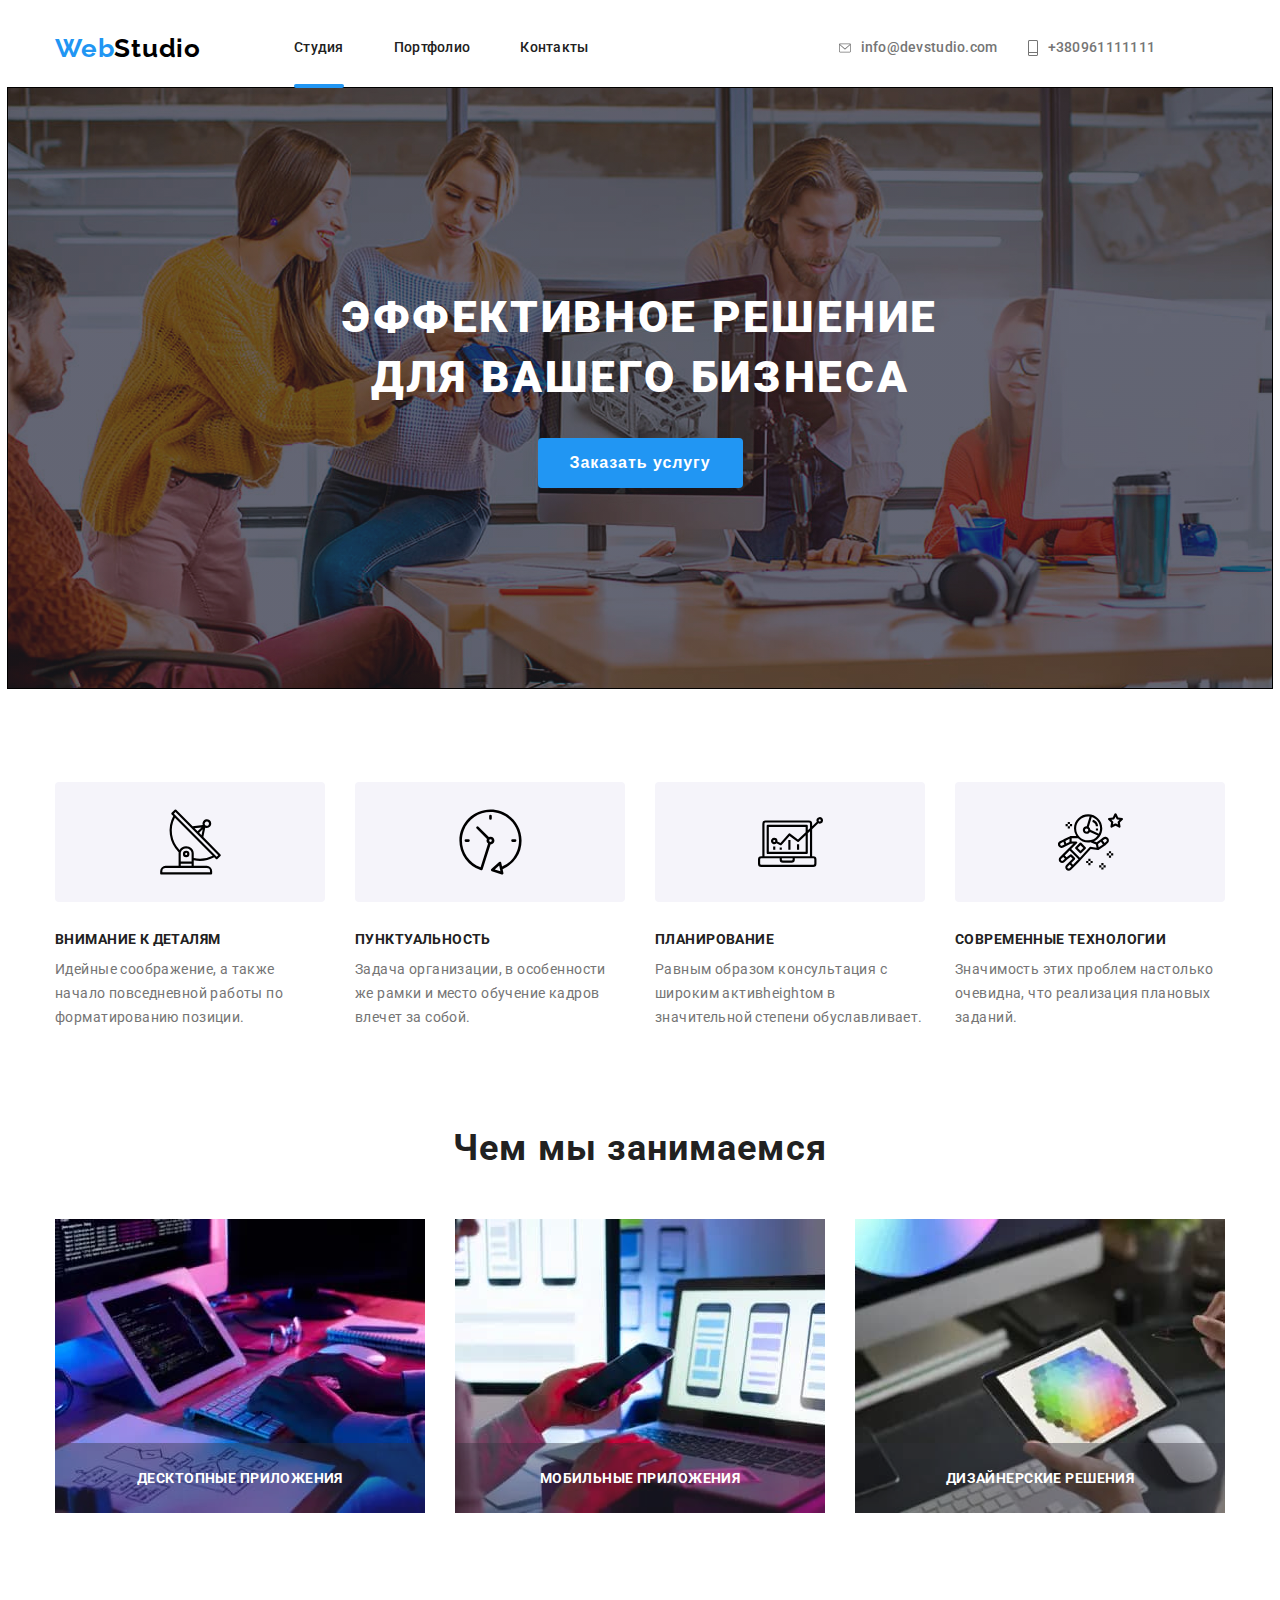
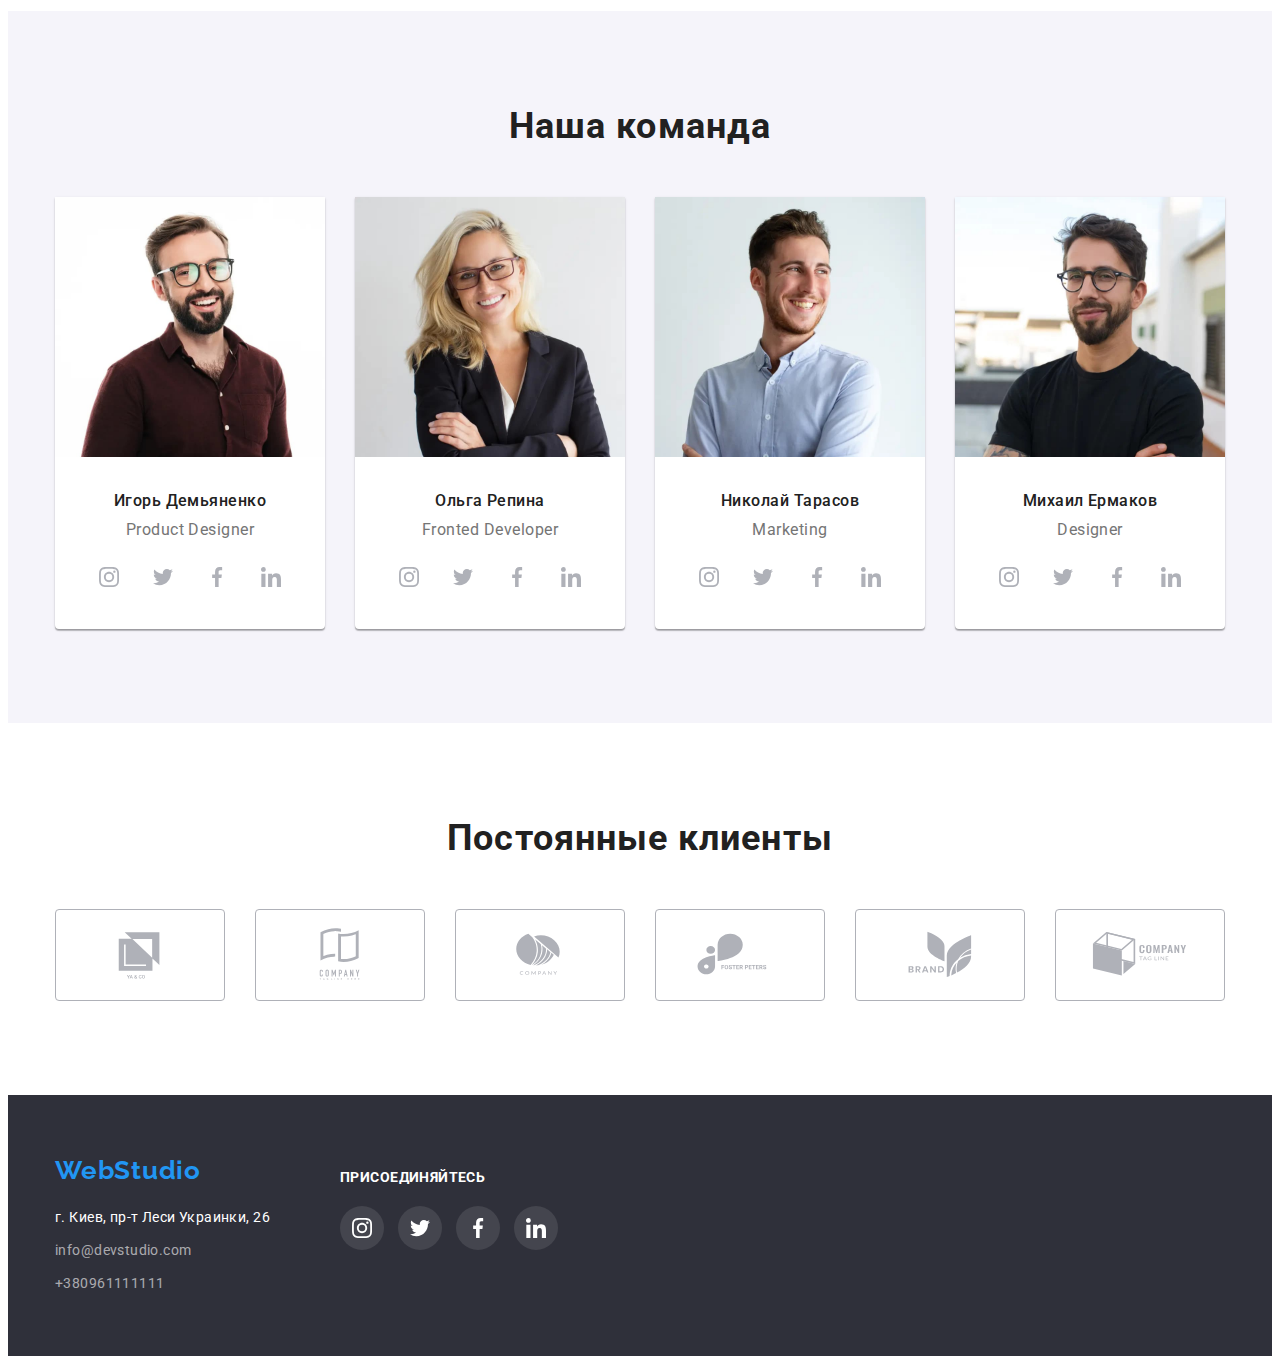
<file: index.html>
<!DOCTYPE html>
<html lang="ru">

<head>
    <meta charset="UTF-8" />
    <meta http-equiv="X-UA-Compatible" content="IE=edge" />
    <meta name="viewport" content="width=device-width, initial-scale=1.0" />
    <title>WebStudio</title>
    <link rel="stylesheet" href="https://cdnjs.cloudflare.com/ajax/libs/modern-normalize/1.1.0/modern-normalize.min.css"
        integrity="sha512-wpPYUAdjBVSE4KJnH1VR1HeZfpl1ub8YT/NKx4PuQ5NmX2tKuGu6U/JRp5y+Y8XG2tV+wKQpNHVUX03MfMFn9Q=="
        crossorigin="anonymous" referrerpolicy="no-referrer" />
    <link rel="stylesheet" href="./css/styles.css">
    <link rel="preconnect" href="https://fonts.googleapis.com">
    <link rel="preconnect" href="https://fonts.gstatic.com" crossorigin>
    <link
        href="https://fonts.googleapis.com/css2?family=Montserrat:wght@400;700&family=Roboto:wght@400;500;700;900&display=swap"
        rel="stylesheet">
    <link
        href="https://fonts.googleapis.com/css2?family=Montserrat:wght@400;700&family=Raleway:wght@700&family=Roboto:wght@400;500;700;900&display=swap"
        rel="stylesheet">
    <style>
        li {
            list-style-type: none;
        }
    </style>
</head>

<body>
    <!--Header-->
    <header class="container headr">

        <nav class="headr">
            <div class="headr-logo"><a href="./index.html" class="logo-web link">Web<span
                        class="logo-studio link">Studio</span></a></div>
            <ul class="headr-list">
                <li class="headr-items"><a href="./index.html" class="headr-link current link">Студия</a></li>
                <li class="headr-items"><a href="./portfolio.html" class="headr-link link">Портфолио</a></li>
                <li class="headr-items"><a href="" class="headr-link link">Контакты</a></li>
            </ul>

            <a href="mailto:info@devstudio.com" class="headr-contact link">
                <svg class="icon-contact" width="12" height="16">
                    <use href="./images/symbol-defs.svg#icon-envelope"></use>
                </svg>info@devstudio.com</a>
            <a href="tel:+380961111111" class="headr-contact headr-phone link"><svg class="icon-contact" width="10"
                    height="16">
                    <use href="./images/symbol-defs.svg#icon-phone"></use>
                </svg>+380961111111</a>
        </nav>
    </header>
    <!--Main-->
    <main>
        <section class="section  main">
            <div class="container">
                <h1 class="main-h1">Эффективное решение для вашего бизнеса</h1>
                <button type="button" class="main-button" data-modal-open>Заказать услугу</button>
            </div>
        </section>
        <section class="section">
            <div class="container">
                <ul class="about-list">
                    <li class="about-items">
                        <div class=main-priority><svg class="main-pictures" width="65" height="170">
                                <use href="./images/symbol-defs.svg#icon-antenna"></use>
                            </svg></div>
                        <h3 class="main-h3">Внимание к деталям</h3>
                        <p class="main-paragraph">Идейные соображение, а также начало повседневной работы по
                            форматированию
                            позиции.</p>
                    </li>
                    <li class="about-items">
                        <div class=main-priority><svg class="main-pictures" width="65" height="70">
                                <use href="./images/symbol-defs.svg#icon-timer"></use>
                            </svg></div>
                        <h3 class="main-h3">Пунктуальность</h3>
                        <p class="main-paragraph">Задача организации, в особенности же рамки и место обучение кадров
                            влечет
                            за собой.</p>
                    </li>

                    <li class="about-items">
                        <div class=main-priority><svg class="main-pictures" width="65" heigth="70">
                                <use href="./images/symbol-defs.svg#icon-laptop"></use>
                            </svg></div>
                        <h3 class="main-h3">Планирование</h3>
                        <p class="main-paragraph">Равным образом консультация с широким активheightом в значительной
                            степени
                            обуславливает.</p>
                    </li>

                    <li class="about-items">
                        <div class=main-priority><svg class="main-pictures" width="65" height="70">
                                <use href="./images/symbol-defs.svg#icon-astronaut"></use>
                            </svg></div>
                        <h3 class="main-h3">Современные технологии</h3>
                        <p class="main-paragraph">Значимость этих проблем настолько очевидна, что реализация плановых
                            заданий.</p>
                    </li>
                </ul>
            </div>
        </section>
        <section class="section main-h2-none">
            <div class="container">
                <h2 class="main-h2">Чем мы занимаемся</h2>
                <ul class="pictures">
                    <li class="pictures-items"><img src="images/img_pc.jpg" width="370" height="294"
                            alt="картинка ПК" />
                        <div class="desct-offer">Десктопные приложения</div>
                    </li>
                    <li class="pictures-items"><img src="images/img_lap.jpg" width="370" height="294"
                            alt="картинка ноутбука" />
                        <div class="desct-offer">Мобильные приложения</div>
                    </li>
                    <li class="pictures-items"><img src="images/img_tablet.jpg" width="370" height="294"
                            alt="картинка планшета" />
                        <div class="desct-offer">Дизайнерские решения</div>
                    </li>
                </ul>
        </section>
        <section class="section our-team">
            <div class="container">
                <h2 class="main-h2">Наша команда </h2>
                <ul class="team-list">
                    <li class="team-items"><img src="images/foto_dem.jpg" width="270" height="260"
                            alt="Фото Игоря Демьяненко" />
                        <div class="team-position">
                            <p class="team-name">Игорь Демьяненко</p>
                            <p class="position">Product Designer</p>
                            <ul class="social-list">
                                <li class="social-network"><a href="" class="network-link">
                                        <svg class="network-icon" width="20" height="20">
                                            <use href="./images/symbol-defs.svg#icon-instagram"></use>
                                        </svg>
                                    </a>
                                </li>
                                <li class="social-network"><a href="" class="network-link">
                                        <svg class="network-icon" width="20" height="20">
                                            <use href="./images/symbol-defs.svg#icon-twitter"></use>
                                        </svg>
                                    </a>
                                </li>
                                <li class="social-network"><a href="" class="network-link">
                                        <svg class="network-icon" width="20" height="20">
                                            <use href="./images/symbol-defs.svg#icon-facebook"></use>
                                        </svg>
                                    </a>
                                </li>
                                <li class="social-network"><a href="" class="network-link">
                                        <svg class="network-icon" width="20" height="20">
                                            <use href="./images/symbol-defs.svg#icon-linkedin"></use>
                                        </svg>
                                    </a>
                                </li>
                            </ul>
                        </div>
                    </li>
                    <li class="team-items"><img src="images/foto_rep.jpg" width="270" height="260"
                            alt="Фото Ольги Репиной" />
                        <div class="team-position">
                            <p class="team-name">Ольга Репина </p>
                            <p class="position">Fronted Developer</p>
                            <ul class="social-list">
                                <li class="social-network"><a href="" class="network-link">
                                        <svg class="network-icon" width="20" height="20">
                                            <use href="./images/symbol-defs.svg#icon-instagram"></use>
                                        </svg>
                                    </a>
                                </li>
                                <li class="social-network"><a href="" class="network-link">
                                        <svg class="network-icon" width="20" height="20">
                                            <use href="./images/symbol-defs.svg#icon-twitter"></use>
                                        </svg>
                                    </a>
                                </li>
                                <li class="social-network"><a href="" class="network-link">
                                        <svg class="network-icon" width="20" height="20">
                                            <use href="./images/symbol-defs.svg#icon-facebook"></use>
                                        </svg>
                                    </a>
                                </li>
                                <li class="social-network"><a href="" class="network-link">
                                        <svg class="network-icon" weidth="20" height="20">
                                            <use href="./images/symbol-defs.svg#icon-linkedin"></use>
                                        </svg>
                                    </a>
                                </li>
                            </ul>
                        </div>
                    </li>
                    <li class="team-items"><img src="images/forto_tarasov.jpg" width="270" height="260"
                            alt="Фото Николая Тарасова" />
                        <div class="team-position">
                            <p class="team-name">Николай Тарасов </p>
                            <p class="position">Marketing</p>
                            <ul class="social-list">
                                <li class="social-network"><a href="" class="network-link">
                                        <svg class="network-icon" width="20" height="20">
                                            <use href="./images/symbol-defs.svg#icon-instagram"></use>
                                        </svg>
                                    </a>
                                </li>
                                <li class="social-network"><a href="" class="network-link">
                                        <svg class="network-icon" weidth="20" height="20">
                                            <use href="./images/symbol-defs.svg#icon-twitter"></use>
                                        </svg>
                                    </a>
                                </li>
                                <li class="social-network"><a href="" class="network-link">
                                        <svg class="network-icon" width="20" height="20">
                                            <use href="./images/symbol-defs.svg#icon-facebook"></use>
                                        </svg>
                                    </a>
                                </li>
                                <li class="social-network"><a href="" class="network-link">
                                        <svg class="network-icon" width="20" height="20">
                                            <use href="./images/symbol-defs.svg#icon-linkedin"></use>
                                        </svg>
                                    </a>
                                </li>
                            </ul>
                        </div>
                    </li>
                    <li class="team-items"><img src="images/foto_ermak.jpg" width="270" height="260"
                            alt="Фото Михаила Ермакова" />
                        <div class="team-position">
                            <p class="team-name">Михаил Ермаков </p>
                            <p class="position">Designer</p>
                            <ul class="social-list">
                                <li class="social-network"><a href="" class="network-link">
                                        <svg class="network-icon" width="20" height="20">
                                            <use href="./images/symbol-defs.svg#icon-instagram"></use>
                                        </svg>
                                    </a>
                                </li>
                                <li class="social-network"><a href="" class="network-link">
                                        <svg class="network-icon" width="20" height="20">
                                            <use href="./images/symbol-defs.svg#icon-twitter"></use>
                                        </svg>
                                    </a>
                                </li>
                                <li class="social-network"><a href="" class="network-link">
                                        <svg class="network-icon" width="20" height="20">
                                            <use href="./images/symbol-defs.svg#icon-facebook"></use>
                                        </svg>
                                    </a>
                                </li>
                                <li class="social-network"><a href="" class="network-link">
                                        <svg class="network-icon" width="20" height="20">
                                            <use href="./images/symbol-defs.svg#icon-linkedin"></use>
                                        </svg>
                                    </a>
                                </li>
                            </ul>
                        </div>
                    </li>
                </ul>
            </div>
        </section>
        <section class="section client">
            <div class="container">
                <h2 class="main-h2">Постоянные клиенты</h2>
                <ul class="client-list">
                    <li class="client-item"><a href="" class="client-link">
                            <svg class="client-icon" width="106" height="60">
                                <use href="./images/symbol-defs.svg#icon-company1"></use>
                            </svg>
                        </a></li>
                    <li class="client-item"><a href="" class="client-link">
                            <svg class="client-icon" width="106" height="60">
                                <use href="./images/symbol-defs.svg#icon-company2"></use>
                            </svg>
                        </a></li>
                    <li class="client-item"><a href="" class="client-link">
                            <svg class="client-icon" weidth="106" height="60">
                                <use href="./images/symbol-defs.svg#icon-company3"></use>
                            </svg>
                        </a></li>
                    <li class="client-item"><a href="" class="client-link">
                            <svg class="client-icon" weidth="106" height="60">
                                <use href="./images/symbol-defs.svg#icon-company4"></use>
                            </svg>
                        </a></li>
                    <li class="client-item"><a href="" class="client-link">
                            <svg class="client-icon" weidth="106" height="60">
                                <use href="./images/symbol-defs.svg#icon-company5"></use>
                            </svg>
                        </a></li>
                    <li class="client-item"><a href="" class="client-link">
                            <svg class="client-icon" width="106" height="60">
                                <use href="./images/symbol-defs.svg#icon-company6"></use>
                            </svg>
                        </a></li>
                </ul>
            </div>
        </section>
    </main>
    <!--Footer-->
    <footer class="footer">
        <div class="container">
            <ul class="footer-all">
                <li><a href="./index.html" class="logo-web link">Web<span
                            class="logo-studio-footer link">Studio</span></a>
                    <address class="address">г. Киев, пр-т Леси Украинки, 26</address>
                    <div class="footer-contact"><a href="mailto:info@devstudio.com"
                            class="footer-contact link">info@devstudio.com</a>
                        <a href="tel:+380961111111" class="footer-contact link tel">+380961111111</a>
                    </div>
                </li>
                <li>
                    <div class="footer-link">
                        <h3 class="footer-h3">ПРИСОЕДИНЯЙТЕСЬ</h3>
                        <ul class="footer-list">
                            <li class="footer-items"><a href="" class="footer-social"><svg class="footer-icon"
                                        width="20" height="20">
                                        <use href="./images/symbol-defs.svg#icon-instagram"></use>
                                    </svg></a></li>
                            <li class="footer-items"><a href="" class="footer-social"><svg class="footer-icon"
                                        width="20" height="20">
                                        <use href="./images/symbol-defs.svg#icon-twitter"></use>
                                    </svg></a></li>
                            <li class="footer-items"><a href="" class="footer-social"><svg class="footer-icon"
                                        width="20" height="20">
                                        <use href="./images/symbol-defs.svg#icon-facebook"></use>
                                    </svg></a></li>
                            <li class="footer-items"><a href="" class="footer-social"><svg class="footer-icon"
                                        width="20" height="20">
                                        <use href="./images/symbol-defs.svg#icon-linkedin"></use>
                                    </svg></a></li>
                        </ul>
                    </div>
            </ul>
        </div>
    </footer>
    <div class="backdrop is-hidden" data-modal>
        <div class="modal">
            <button type="button" class="modal-btn" data-modal-close>
                <svg class="close-icon" width="11" height="11">
                    <use href="./images/symbol-defs.svg#icon-close"></use>
                </svg>
            </button>
        </div>
    </div>

    <script src="./js/modal.js"></script>
</body>

</html>
</file>
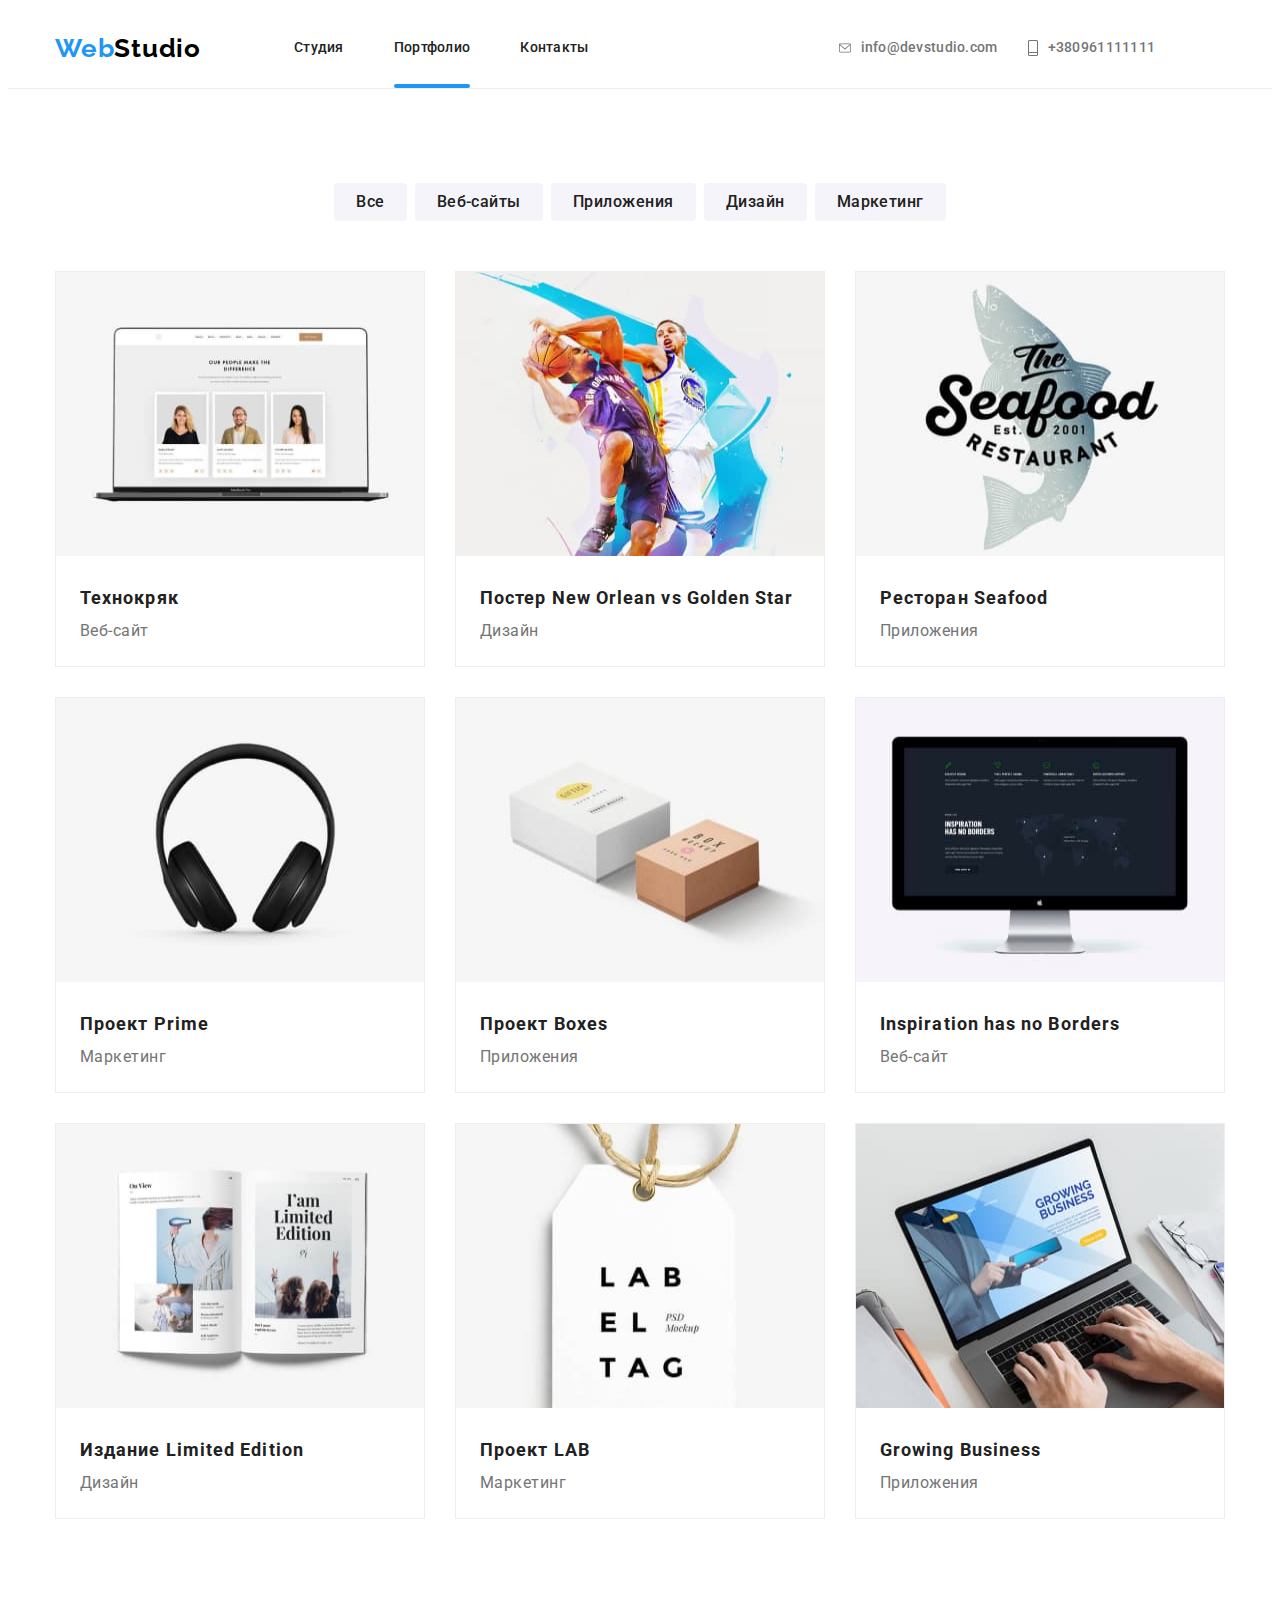
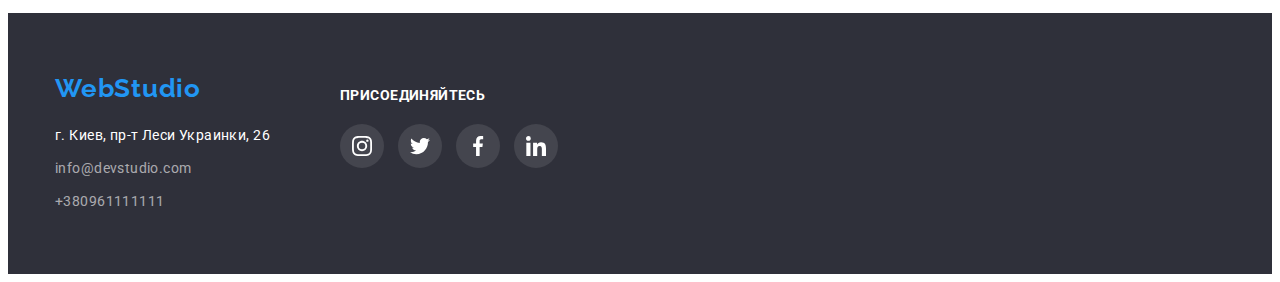
<file: portfolio.html>
<!DOCTYPE html>
<html lang="ru">

<head>
    <meta charset="UTF-8" />
    <meta http-equiv="X-UA-Compatible" content="IE=edge" />
    <meta name="viewport" content="width=device-width, initial-scale=1.0" />
    <title>WebStudio</title>
    <link rel="stylesheet" href="https://cdnjs.cloudflare.com/ajax/libs/modern-normalize/1.1.0/modern-normalize.min.css"
        integrity="sha512-wpPYUAdjBVSE4KJnH1VR1HeZfpl1ub8YT/NKx4PuQ5NmX2tKuGu6U/JRp5y+Y8XG2tV+wKQpNHVUX03MfMFn9Q=="
        crossorigin="anonymous" referrerpolicy="no-referrer" />
    <link rel="stylesheet" href="./css/styles.css">
    <link rel="preconnect" href="https://fonts.googleapis.com">
    <link rel="preconnect" href="https://fonts.gstatic.com" crossorigin>
    <link
        href="https://fonts.googleapis.com/css2?family=Montserrat:wght@400;700&family=Roboto:wght@400;500;700;900&display=swap"
        rel="stylesheet">
    <link
        href="https://fonts.googleapis.com/css2?family=Montserrat:wght@400;700&family=Raleway:wght@700&family=Roboto:wght@400;500;700;900&display=swap"
        rel="stylesheet">
    <style>
        li {
            list-style-type: none;
        }
    </style>
</head>

<body>
    <!--Header-->
    <header class="line">
        <div class="container">
            <nav class="headr">
                <div class="headr-logo"><a href="./index.html" class="logo-web link">Web<span
                            class="logo-studio link">Studio</span></a></div>
                <ul class="headr-list">
                    <li class="headr-items"><a href="./index.html" class="headr-link link">Студия</a></li>
                    <li class="headr-items"><a href="./portfolio.html" class="headr-link current link">Портфолио</a>
                    </li>
                    <li class="headr-items"><a href="" class="headr-link link">Контакты</a></li>
                </ul>

                <a href="mailto:info@devstudio.com" class="headr-contact link">
                    <svg class="icon-contact" width="12" height="16">
                        <use href="./images/symbol-defs.svg#icon-envelope"></use>
                    </svg>info@devstudio.com</a>
                <a href="tel:+380961111111" class="headr-contact headr-phone link"><svg class="icon-contact" width="10"
                        height="16">
                        <use href="./images/symbol-defs.svg#icon-phone"></use>
                    </svg>+380961111111</a>
        </div>
        </nav>
    </header>
    <!--Main-->
    <main>
        <section class="section">
            <div class="container portfolio-btn">
                <ul class="portfolio-btn-list">
                    <li class="portfolio-btn-items"><button type="button" class="main-portfolio-btn">Все</button></li>
                    <li class="portfolio-btn-items"><button type="button" class="main-portfolio-btn">Веб-сайты</button>
                    </li>
                    <li class="portfolio-btn-items"><button type="button" class="main-portfolio-btn">Приложения</button>
                    </li>
                    <li class="portfolio-btn-items"><button type="button" class="main-portfolio-btn">Дизайн</button>
                    </li>
                    <li class="portfolio-btn-items"><button type="button" class="main-portfolio-btn">Маркетинг</button>
                    </li>
                </ul>
            </div>

            <div class="container">
                <ul class="portfolio-list">
                    <li class="portfolio-items">
                        <div class="portfolio-wrap"><img src="images/img1.jpg" width="370" height="284"
                                alt="произвольная картинка 1" />
                            <p class="portfolio-corren-text">Ресурс предлагает комплексные предложения с разным уровнем
                                функционала и сервисов. Все это позволит посетителю получить исчерпывающие сведения о
                                компании или частном лице.</p>
                        </div>
                        <div class="pictures-text">
                            <h3 class="main-portfolio-h3">Технокряк</h3>
                            <p class="main-portfolio-h3-paragraph">Веб-сайт</p>
                        </div>
                    </li>
                    <li class="portfolio-items">
                        <div class="portfolio-wrap"><img src="images/img2.jpg" width="370" height="284"
                                alt="произвольная картинка 2" />
                            <p class="portfolio-corren-text">Ресурс предлагает комплексные предложения с разным уровнем
                                функционала и сервисов. Все это позволит посетителю получить исчерпывающие сведения о
                                компании или частном лице.</p>
                        </div>

                        <div class="pictures-text">
                            <h3 class="main-portfolio-h3">Постер New Orlean vs Golden Star</h3>
                            <p class="main-portfolio-h3-paragraph">Дизайн</p>
                        </div>
                    </li>
                    <li class="portfolio-items">
                        <div class="portfolio-wrap"><img src="images/img3.jpg" width="370" height="284"
                                alt="произвольная картинка 3"/>
                            <p class="portfolio-corren-text">Ресурс предлагает комплексные предложения с разным уровнем
                                функционала и сервисов. Все это позволит посетителю получить исчерпывающие сведения о
                                компании или частном лице.</p>
                        </div>
                        <div class="pictures-text">
                            <h3 class="main-portfolio-h3">Ресторан Seafood</h3>
                            <p class="main-portfolio-h3-paragraph">Приложения</p>
                        </div>
                    </li>
                    <li class="portfolio-items">
                        <div class="portfolio-wrap"><img src="images/img4.jpg" width="370" height="284"
                                alt="произвольная картинка 4" />
                            <p class="portfolio-corren-text">Ресурс предлагает комплексные предложения с разным уровнем
                                функционала и сервисов. Все это позволит посетителю получить исчерпывающие сведения о
                                компании или частном лице.</p>
                        </div>
                        <div class="pictures-text">
                            <h3 class="main-portfolio-h3">Проект Prime</h3>
                            <p class="main-portfolio-h3-paragraph">Маркетинг</p>
                        </div>
                    </li>
                    <li class="portfolio-items">
                        <div class="portfolio-wrap"><img src="images/img5.jpg" width="370" height="284"
                                alt="произвольная картинка 5" />
                            <p class="portfolio-corren-text">Ресурс предлагает комплексные предложения с разным уровнем
                                функционала и сервисов. Все это позволит посетителю получить исчерпывающие сведения о
                                компании или частном лице.</p>
                        </div>
                        <div class="pictures-text">
                            <h3 class="main-portfolio-h3">Проект Boxes</h3>
                            <p class="main-portfolio-h3-paragraph">Приложения</p>
                        </div>
                    </li>
                    <li class="portfolio-items">
                        <div class="portfolio-wrap"><img src="images/img6.jpg" width="370" height="284"
                                alt="произвольная картинка 6" />
                            <p class="portfolio-corren-text">Ресурс предлагает комплексные предложения с разным уровнем
                                функционала и сервисов. Все это позволит посетителю получить исчерпывающие сведения о
                                компании или частном лице.</p>
                        </div>
                        <div class="pictures-text">
                            <h3 class="main-portfolio-h3">Inspiration has no Borders</h3>
                            <p class="main-portfolio-h3-paragraph">Веб-сайт</p>
                        </div>
                    </li>
                    <li class="portfolio-items">
                        <div class="portfolio-wrap"><img src="images/img7.jpg" width="370" height="284"
                                alt="произвольная картинка 7" />
                            <p class="portfolio-corren-text">Ресурс предлагает комплексные предложения с разным уровнем
                                функционала и сервисов. Все это позволит посетителю получить исчерпывающие сведения о
                                компании или частном лице.</p>
                        </div>
                        <div class="pictures-text">
                            <h3 class="main-portfolio-h3">Издание Limited Edition</h3>
                            <p class="main-portfolio-h3-paragraph">Дизайн</p>
                        </div>
                    </li>
                    <li class="portfolio-items">
                        <div class="portfolio-wrap"><img src="images/img8.jpg" width="370" height="284"
                                alt="произвольная картинка 8" />
                            <p class="portfolio-corren-text">Ресурс предлагает комплексные предложения с разным уровнем
                                функционала и сервисов. Все это позволит посетителю получить исчерпывающие сведения о
                                компании или частном лице.</p>
                        </div>
                        <div class="pictures-text">
                            <h3 class="main-portfolio-h3">Проект LAB</h3>
                            <p class="main-portfolio-h3-paragraph">Маркетинг</p>
                        </div>
                    </li>
                    <li class="portfolio-items">
                        <div class="portfolio-wrap"><img src="images/img9.jpg" width="370" height="284"
                                alt="произвольная картинка 9" />
                            <p class="portfolio-corren-text">Ресурс предлагает комплексные предложения с разным уровнем
                                функционала и сервисов. Все это позволит посетителю получить исчерпывающие сведения о
                                компании или частном лице.</p>
                        </div>
                        <div class="pictures-text">
                            <h3 class="main-portfolio-h3">Growing Business</h3>
                            <p class="main-portfolio-h3-paragraph">Приложения</p>
                        </div>
                    </li>
                </ul>
            </div>
        </section>
    </main>
    <!--Footer-->
    <footer class="footer">
        <div class="container">
            <ul class="footer-all">
                <li><a href="./index.html" class="logo-web link">Web<span
                            class="logo-studio-footer link">Studio</span></a>
                    <address class="address">г. Киев, пр-т Леси Украинки, 26</address>
                    <div class="footer-contact"><a href="mailto:info@devstudio.com"
                            class="footer-contact link">info@devstudio.com</a>
                        <a href="tel:+380961111111" class="footer-contact link tel">+380961111111</a>
                    </div>
                </li>
                <li>
                    <div class="footer-link">
                        <h3 class="footer-h3">ПРИСОЕДИНЯЙТЕСЬ</h3>
                        <ul class="footer-list">
                            <li class="footer-items"><a href="" class="footer-social"><svg class="footer-icon"
                                        width="20" height="20">
                                        <use href="./images/symbol-defs.svg#icon-instagram"></use>
                                    </svg></a></li>
                            <li class="footer-items"><a href="" class="footer-social"><svg class="footer-icon"
                                        width="20" height="20">
                                        <use href="./images/symbol-defs.svg#icon-twitter"></use>
                                    </svg></a></li>
                            <li class="footer-items"><a href="" class="footer-social"><svg class="footer-icon"
                                        width="20" height="20">
                                        <use href="./images/symbol-defs.svg#icon-facebook"></use>
                                    </svg></a></li>
                            <li class="footer-items"><a href="" class="footer-social"><svg class="footer-icon"
                                        width="20" height="20">
                                        <use href="./images/symbol-defs.svg#icon-linkedin"></use>
                                    </svg></a></li>
                        </ul>
                    </div>
            </ul>
        </div>
    </footer>
</body>

</html>
</file>
<file: css/styles.css>
html {
    box-sizing: border-box;


}

*,
*::before,
*::after {
    box-sizing: inherit;
}

:root {
    --paragraph-color: #757575;
    --h3-color: #212121;
    --link-color: #2196F3;
}

body {
    font-family: 'Roboto';
}


p,
h1,
h2,
h3 {
    margin: 0;
}

ul {
    margin: 0;
    padding-left: 0;
}

li {
    display: list-item;
}

button {
    cursor: pointer;
}

address {
    font-style: normal;
}

.section {
    padding-top: 94px;
    padding-bottom: 94px;
}

.container {
    margin-left: auto;
    margin-right: auto;
    width: 1200px;
    padding-left: 15px;
    padding-right: 15px;
    /*outline: 2px solid tomato;*/
}



.logo-web {
    font-family: 'Raleway', sans-serif;
    font-weight: 700;
    font-size: 26px;
    line-height: 1.19;
    letter-spacing: 0.03em;

    color: var(--link-color);
}

.logo-studio {
    font-family: 'Raleway', sans-serif;
    font-weight: 700;
    font-size: 26px;
    line-height: 1.19;
    letter-spacing: 0.03em;

    color: #000000;

}

.link {
    text-decoration: none;
}

/*----------------------headr------------------------*/

.headr-link {
    font-weight: 500;
    font-size: 14px;
    line-height: 1.14;
    letter-spacing: 0.02em;
    padding-top: 32px;
    padding-bottom: 32px;
    color: #212121;
    transition: color 250ms;
    transition-timing-function: cubic-bezier(0.4, 0, 0.2, 1);
}

.current::after {
    content: "";
    height: 4px;
    border-radius: 4px;
    background-color: var(--link-color);
    display: block;
    flex-grow: 1;
    bottom: -28px;
    position: relative;
}

.headr-link:hover,
.headr-link:focus {
    color: var(--link-color);

}

.headr {
    display: flex;
    height: 80px;
    align-items: center;

}

.headr-list {
    display: flex;
    margin-left: 93px;
    margin-right: 250px;

}

.headr-list .headr-items+.headr-items {
    margin-left: 50px;
}

.headr-contact {
    font-weight: 500;
    font-size: 14px;
    line-height: 1.14;
    letter-spacing: 0.02em;
    height: 16px;
    color: #757575;
    transition: color 250ms;
    transition-timing-function: cubic-bezier(0.4, 0, 0.2, 1);

}

.headr-phone {
    margin-left: 30px;
}

.contact-list {
    display: flex;
    margin-left: auto;
}

.icon-contact {
    margin-right: 10px;
    vertical-align: middle;
    fill: currentColor;
}

.headr-contact:hover,
.headr-contact:focus {
    color: var(--link-color);
}

/*----------------------main------------------------*/
.main {

    height: 600px;
    background: #2F303A;
    padding-top: 200px;
    padding-bottom: 200px;
    outline: 1px solid black;
    background-image: linear-gradient(rgba(47, 48, 58, 0.4), rgba(47, 48, 58, 0.4)), url("../images/general_background.png");
    background-position: center;
    background-size: cover;
}

.main-button {

    font-weight: 700;
    font-size: 16px;
    line-height: 1.88;
    letter-spacing: 0.06em;
    color: #FFFFFF;
    background: var(--link-color);
    border-radius: 4px;
    padding: 10px 32px;

    height: 50px;
    text-decoration: none;
    margin-top: 30px;
    margin-left: 700px;

    border: transparent;
    margin: 0 auto;
    display: block;
    transition: color 2500ms;
    transition-timing-function: cubic-bezier(0.4, 0, 0.2, 1);

}



.main-h1 {
    margin: auto;
    padding-bottom: 30px;
    max-width: 600px;
    font-weight: 900;
    font-size: 44px;
    line-height: 1.36;
    text-align: center;
    letter-spacing: 0.06em;
    text-transform: uppercase;

    color: #FFFFFF;
}

.about-list {
    display: flex;
}

.about-list .about-items+.about-items {
    margin-left: 30px;
}

.main-h3 {
    font-weight: 700;
    font-size: 14px;
    line-height: 1.14;
    letter-spacing: 0.03em;
    text-transform: uppercase;
    width: 270px;
    height: 16px;
    color: var(--h3-color);
}

.main-h2 {
    margin-bottom: 50px;
    font-weight: 700;
    font-size: 36px;
    line-height: 1.17;
    text-align: center;
    letter-spacing: 0.03em;
    color: #212121;
}

.main-h2-none {
    padding-top: 0;

}

.main-paragraph {
    font-size: 14px;
    line-height: 1.71;
    letter-spacing: 0.03em;
    max-width: 300px;
    width: 270px;
    height: 75px;
    margin-top: 10px;
    color: var(--paragraph-color);

}

.main-priority {
    align-items: center;
    display: flex;
    margin-bottom: 30px;
    justify-content: center;
    background-color: #F5F4FA;
    border-radius: 4px;
    width: 270px;
    height: 120px;
}

.main-pictures {
    display: inline-flex;
}

.pictures {
    display: flex;
    justify-content: center;
}

.pictures-items {
    position: relative;
}

.pictures .pictures-items+.pictures-items {
    margin-left: 30px
}

.desct-offer {
    width: 100%;
    font-weight: 700;
    font-size: 14px;
    line-height: 16px;
    text-align: center;
    letter-spacing: 0.03em;
    text-transform: uppercase;

    justify-content: center;
    align-items: center;
    position: absolute;
    bottom: 4px;
    color: #FFFFFF;
    background-color: rgba(47, 48, 58, 0.4);

    padding-top: 27px;
    padding-bottom: 27px;
}

.team-list .team-items+.team-items {
    margin-left: 30px;
}

.team-studio {
    padding-bottom: 94px;
}

.team-list {
    display: flex;
}

.our-team {
    background-color: #F5F4FA;
}

.team-position {
    padding-top: 30px;
    padding-bottom: 30px;
}

.team-items {
    width: 270px;
    background: #FFFFFF;
    box-shadow: 0px 1px 3px rgba(0, 0, 0, 0.12), 0px 1px 1px rgba(0, 0, 0, 0.14), 0px 2px 1px rgba(0, 0, 0, 0.2);
    border-radius: 0px 0px 4px 4px;
}

.team-name {
    margin-bottom: 10px;
    font-weight: 500;
    font-size: 16px;
    line-height: 1.19;
    text-align: center;
    letter-spacing: 0.03em;

    color: #212121;
}

.position {
    font-size: 16px;
    line-height: 1.19;
    text-align: center;
    letter-spacing: 0.03em;

    color: #757575;
}

.social-list {
    margin-top: 16px;
    display: flex;
    padding-left: 32px;
    padding-right: 32px;
}

.social-network {
    width: 44px;
    height: 44px;
}


.network-link {
    display: flex;
    align-items: center;
    justify-content: center;
    width: 44px;
    height: 44px;
    border-radius: 100%;
    background-color: #FFFFFF;
    color: #AFB1B8;
    transition: color 250ms, background-color 250ms;
    transition-timing-function: cubic-bezier(0.4, 0, 0.2, 1);

}

.social-list .social-network+.social-network {
    margin-left: 10px
}

.network-link:hover,
.network-link:focus {
    color: #FFFFFF;
    background-color: #2196F3;

}

.network-icon {
    fill: currentColor;
}

.client-list {
    display: flex;
    margin: 0 auto;
}

.client-link {
    display: flex;
    justify-content: center;
    align-items: center;
    width: 170px;
    height: 92px;
    border: 1px solid #AFB1B8;
    border-radius: 4px;
    margin-right: 30px;
    color: #AFB1B8;
    transition: border-color 250ms, color 250ms;
    transition-timing-function: cubic-bezier(0.4, 0, 0.2, 1);
}

.client-icon {
    fill: currentColor;
}

.client-link:hover,
.client-link:focus {
    color: #2196F3;
    border-color: #2196F3;
}

/*----------------------footer------------------------*/
.footer {
    padding-bottom: 60px;
    padding-top: 60px;
    background: #2F303A;
}

.footer-all {
    display: flex;
}

.address {
    font-style: normal;
    font-size: 14px;
    line-height: 1.71;
    letter-spacing: 0.03em;

    color: #FFFFFF;
    margin-top: 20px;
    margin-bottom: 9px;

}

.footer-contact {
    display: block;
    font-size: 14px;
    line-height: 1.71;
    letter-spacing: 0.03em;

    color: rgba(255, 255, 255, 0.6);
    transition: color 250ms;
    transition-timing-function: cubic-bezier(0.4, 0, 0.2, 1);
}

.footer-contact:hover,
.footer-contact:focus {
    color: var(--link-color);
}

.logo-studio-footer {
    font-family: 'Raleway', sans-serif;
    font-weight: 700;
    font-size: 26px;
    line-height: 1.19;
    letter-spacing: 0.03em;

    color: currentColor;

}

.tel {
    margin-top: 9px;
}

.footer-link {
    padding-top: 12px;
    margin-left: 70px;
    border: none;
    min-width: 206px;
    display: block;
    transition: color 250ms;
}

.footer-h3 {
    display: inline-block;
    font-weight: 700;
    font-size: 14px;
    line-height: 1.14;
    letter-spacing: 0.03em;
    text-transform: uppercase;
    color: #ffffff;
    margin-bottom: 20px;
}

.footer-items {
    display: inline-block;
    margin-right: 10px;

}

.footer-social {
    display: flex;
    align-items: center;
    justify-content: center;
    width: 44px;
    height: 44px;
    border-radius: 50%;
    background-color: #44454E;
    transition: background-color 250ms;
    transition-timing-function: cubic-bezier(0.4, 0, 0.2, 1);

}

.footer-icon {
    fill: #ffffff;
}

.footer-social:hover,
.footer-social:focus {
    background-color: #2196F3;
    color: #000000;
}

.backdrop {
    position: fixed;
    top: 0;
    left: 0;
    width: 100%;
    height: 100%;
    background-color: rgba(0, 0, 0, 0.2);
    transition: opacity 250ms, visibility 250ms;
    transition-timing-function: cubic-bezier(0.4, 0, 0.2, 1);
}

.modal {
    position: relative;
    top: 50%;
    left: 50%;
    width: 528px;
    height: 581px;
    border-radius: 4px;
    background-color: #FFFFFF;
    transform: translate(-50%, -50%) scale(1);
    transition: transform 250ms;
    transition-timing-function: cubic-bezier(0.4, 0, 0.2, 1);
}

.modal-btn {
    position: absolute;
    right: 8px;
    top: 8px;
    width: 30px;
    height: 30px;
    border: 1px solid rgba(0, 0, 0, 0.1);
    border-radius: 50%;
    background-color: transparent;
    display: flex;
    align-items: center;
    justify-content: center;
}

.close-icon {
    fill: #000000
}

.is-hidden {
    opacity: 0;
    visibility: hidden;
    pointer-events: none;
}

/*----------------------portfolio------------------------*/
.line {
    display: flex;
    border-bottom: 1px solid #ECECEC;
}

.portfolio-btn-list {
    display: flex;
    padding-left: 22px;
    padding-right: 22px;
    justify-content: center;
}

.portfolio-btn {
    margin-bottom: 50px;
}

.portfolio-btn-list .portfolio-btn-items+.portfolio-btn-items {
    margin-left: 8px;
}

.main-portfolio-btn {
    font-family: 'Roboto';
    font-weight: 500;
    font-size: 16px;
    line-height: 1.62;
    text-align: center;
    letter-spacing: 0.03em;
    color: #212121;
    background: #F5F4FA;
    border-radius: 4px;
    border: transparent;
    padding: 6px 22px;
    transition: background-color 250ms, box-shadow 250ms, color 250ms;
    transition-timing-function: cubic-bezier(0.4, 0, 0.2, 1);

}

.main-portfolio-btn:hover,
.main-portfolio-btn:focus {
    background-color: var(--link-color);
    color: white;
    box-shadow: 0px 3px 1px rgba(0, 0, 0, 0.1), 0px 1px 2px rgba(0, 0, 0, 0.08),
        0px 2px 2px rgba(0, 0, 0, 0.12);
}

.portfolio-list {
    display: flex;
    flex-wrap: wrap;
    margin: -15px;
}



.portfolio-items {
    margin: 15px;
    width: calc(100% / 3 - 30px);
}

.portfolio-items {
    background: #FFFFFF;
    border: 1px solid #EEEEEE;
    transition: box-shadow 250ms;
    transition-timing-function: cubic-bezier(0.4, 0, 0.2, 1);

}

.portfolio-items:hover,
.portfolio-items:focus {
    box-shadow: 0px 1px 1px rgba(0, 0, 0, 0.12), 0px 4px 4px rgba(0, 0, 0, 0.06),
        1px 4px 6px rgba(0, 0, 0, 0.16);

}

.portfolio-wrap {
    position: relative;
    overflow: hidden;
}

.portfolio-corren-text {
    top: 0;
    left: 0;
    position: absolute;
    padding: 63px 24px;
    font-style: normal;
    font-size: 18px;
    line-height: 1.56;
    letter-spacing: 0.03em;
    height: 100%;
    transform: translateY(100%);
    color: #FFFFFF;
    background-color: rgba(33, 150, 243, 0.9);
    transition-property: transform;
    transition-duration: 250ms;
    transition-timing-function: cubic-bezier(0.4, 0, 0.2, 1);
    overflow: auto;
}

.portfolio-items:hover .portfolio-corren-text {
    transform: translateY(0);

}

.pictures-text {
    padding: 20px 24px;

}

.main-portfolio-h3 {
    font-weight: 700;
    font-size: 18px;
    line-height: 2;
    letter-spacing: 0.06em;

    color: var(--h3-color);
}

.main-portfolio-h3-paragraph {
    font-size: 16px;
    line-height: 1.88;
    letter-spacing: 0.03em;

    color: var(--paragraph-color);
}
</file>
